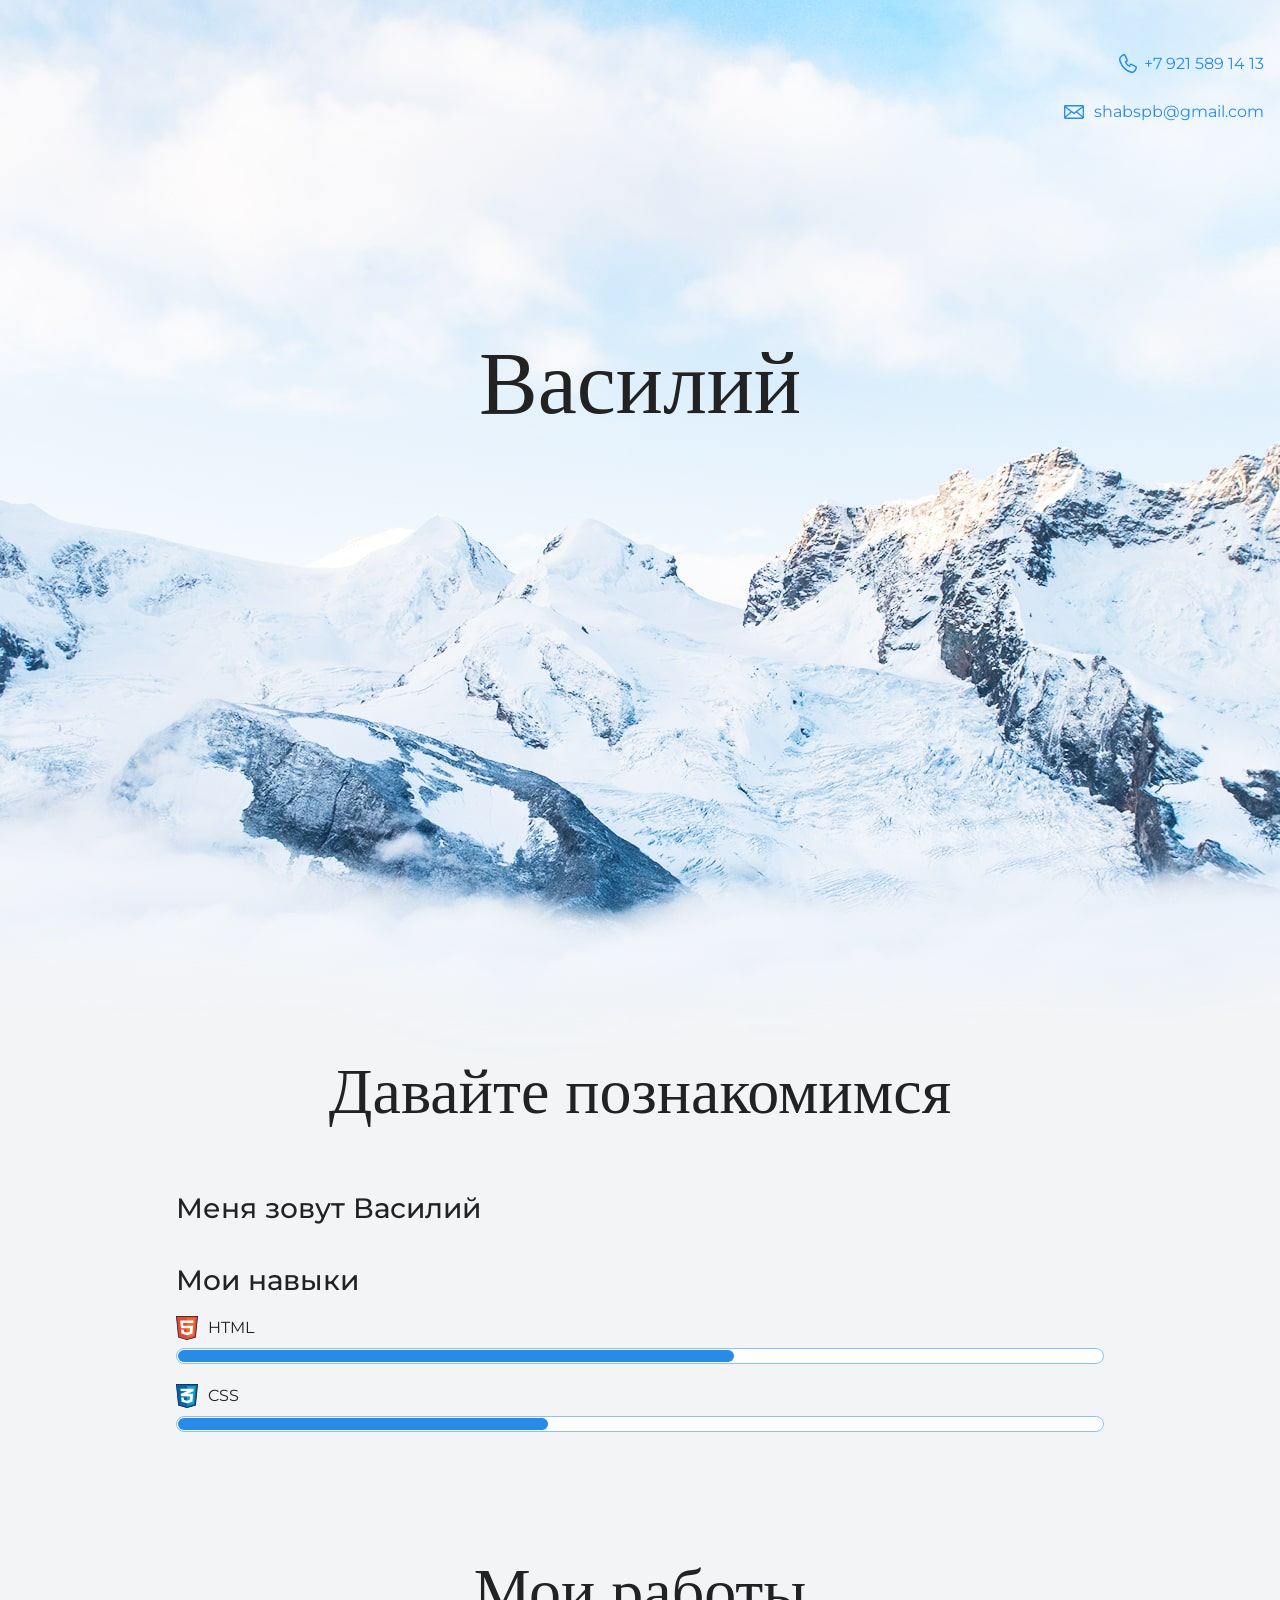
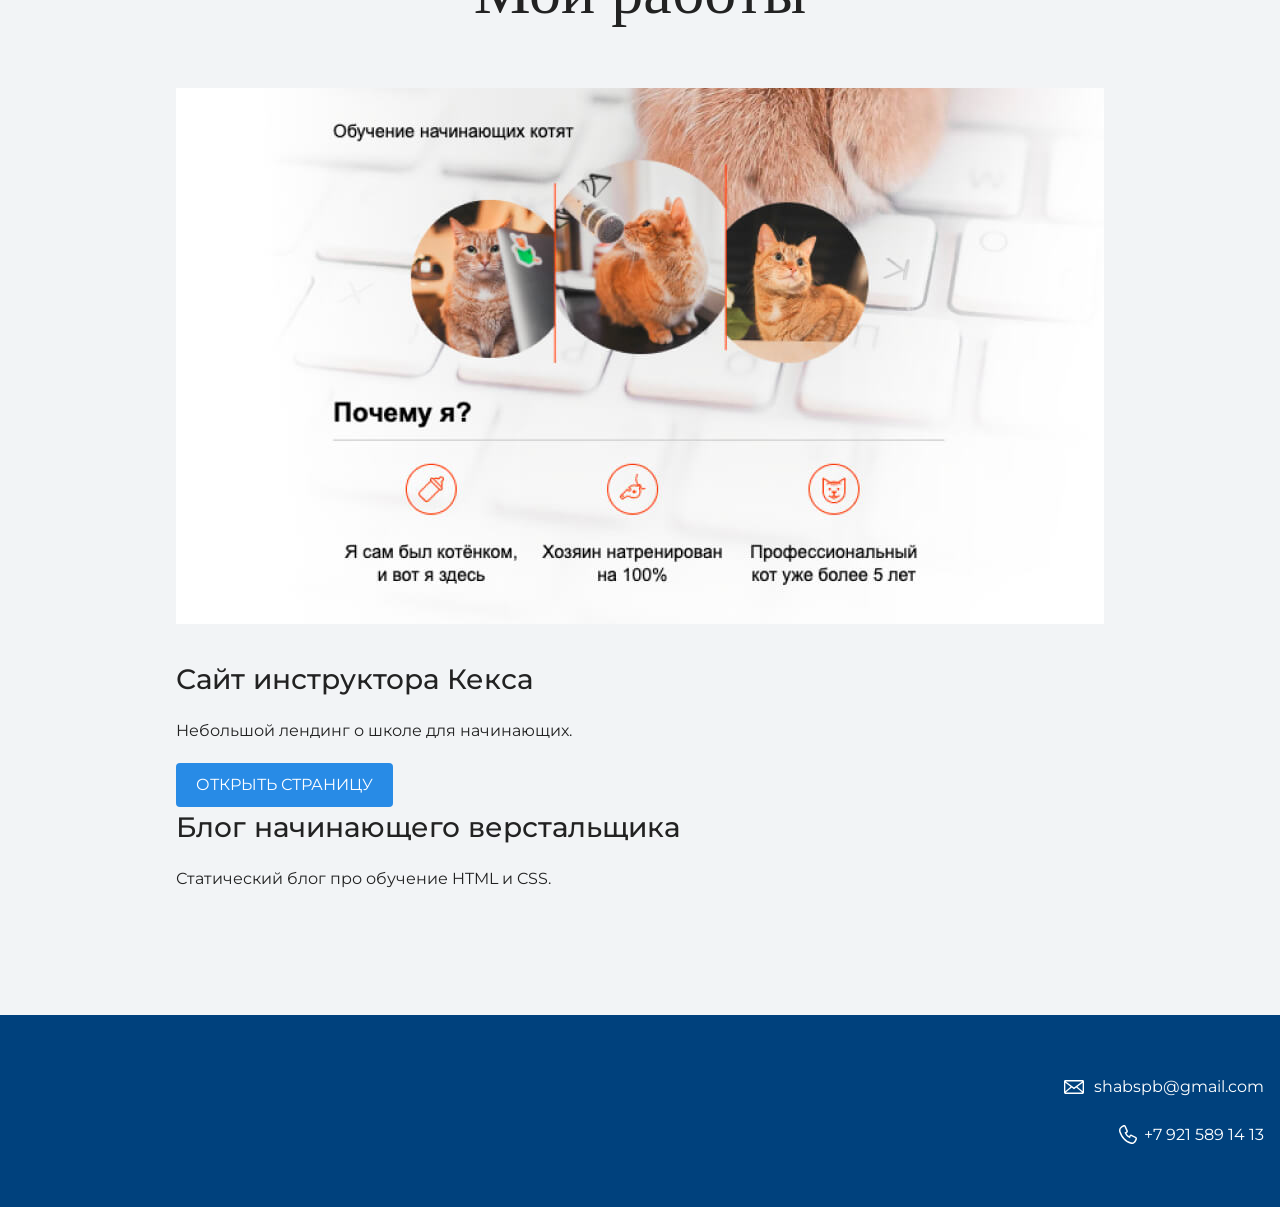
<file: index.html>
<!DOCTYPE html>
<html lang="ru">

<head>
  <meta charset="UTF-8">
  <link rel="stylesheet" href="style.css">
  <title>Портфолио</title>
  <link
    href="https://fonts.googleapis.com/css?family=Montserrat:400,500,700|Old+Standard+TT&display=swap&subset=cyrillic"
    rel="stylesheet">
</head>

<body>
  <header class="page-header">
    <div class="container">
      <p><a class="header-phone" href="tel:+79215891413">+7 921 589 14 13</a></p>
      <p><a class="header-email" href="mailto:shabspb@gmail.com">shabspb@gmail.com</a></p>
    </div>
  </header>

  <section class="hero-image">
    <div class="container">
      <h1 class="heading">Василий</h1>
      <p></p>
    </div>
  </section>

  <section class="intro">
    <div class="container">
      <h2 class="subheading">Давайте познакомимся</h2>
      <figure class="user-image">
        <!-- <img src="files/GQ2A8700.jpg" width="926" height="650" alt="Красавчик"> --> 
      </figure>
      <div>
        <h3>Меня зовут Василий</h3>
        <p></p>
      </div>
      <div>
        <h3></h3>
        <p></p>
      </div>
      <div class="skills">
        <h3>Мои навыки</h3>
        <dl class="skills-list">
          <dt class="skill-html">HTML</dt>
          <dd class="level">
            <div style="width: 60%;">60%</div>
          </dd>
          <dt class="skill-css">CSS</dt>
          <dd class="level">
            <div style="width: 40%;">40%</div>
          </dd>
        </dl>
      </div>
    </div>
  </section>

  <section class="portfolio">
    <div class="container">
      <h2 class="subheading">Мои работы</h2>
      <figure class="project-image">
        <img src="files/project.jpg" width="928" height="536" alt="Сайт инструктора Кекса">
      </figure>
      <h3>Сайт инструктора Кекса</h3>
      <p>Небольшой лендинг о школе для начинающих.</p>
      <a class="button" href="source/project/index.html">Открыть страницу</a>
      <h3>Блог начинающего верстальщика</h3>
      <p>Статический блог про обучение HTML и CSS.</p>
    </div>
  </section>

  <footer class="page-footer">
    <div class="container">
      <p><a class="footer-email" href="mailto:shabspb@gmail.com">shabspb@gmail.com</a></p>
      <p><a class="footer-phone" href="tel:+79215891413">+7 921 589 14 13</a></p>
    </div>
  </footer>

</body>

</html>
</file>
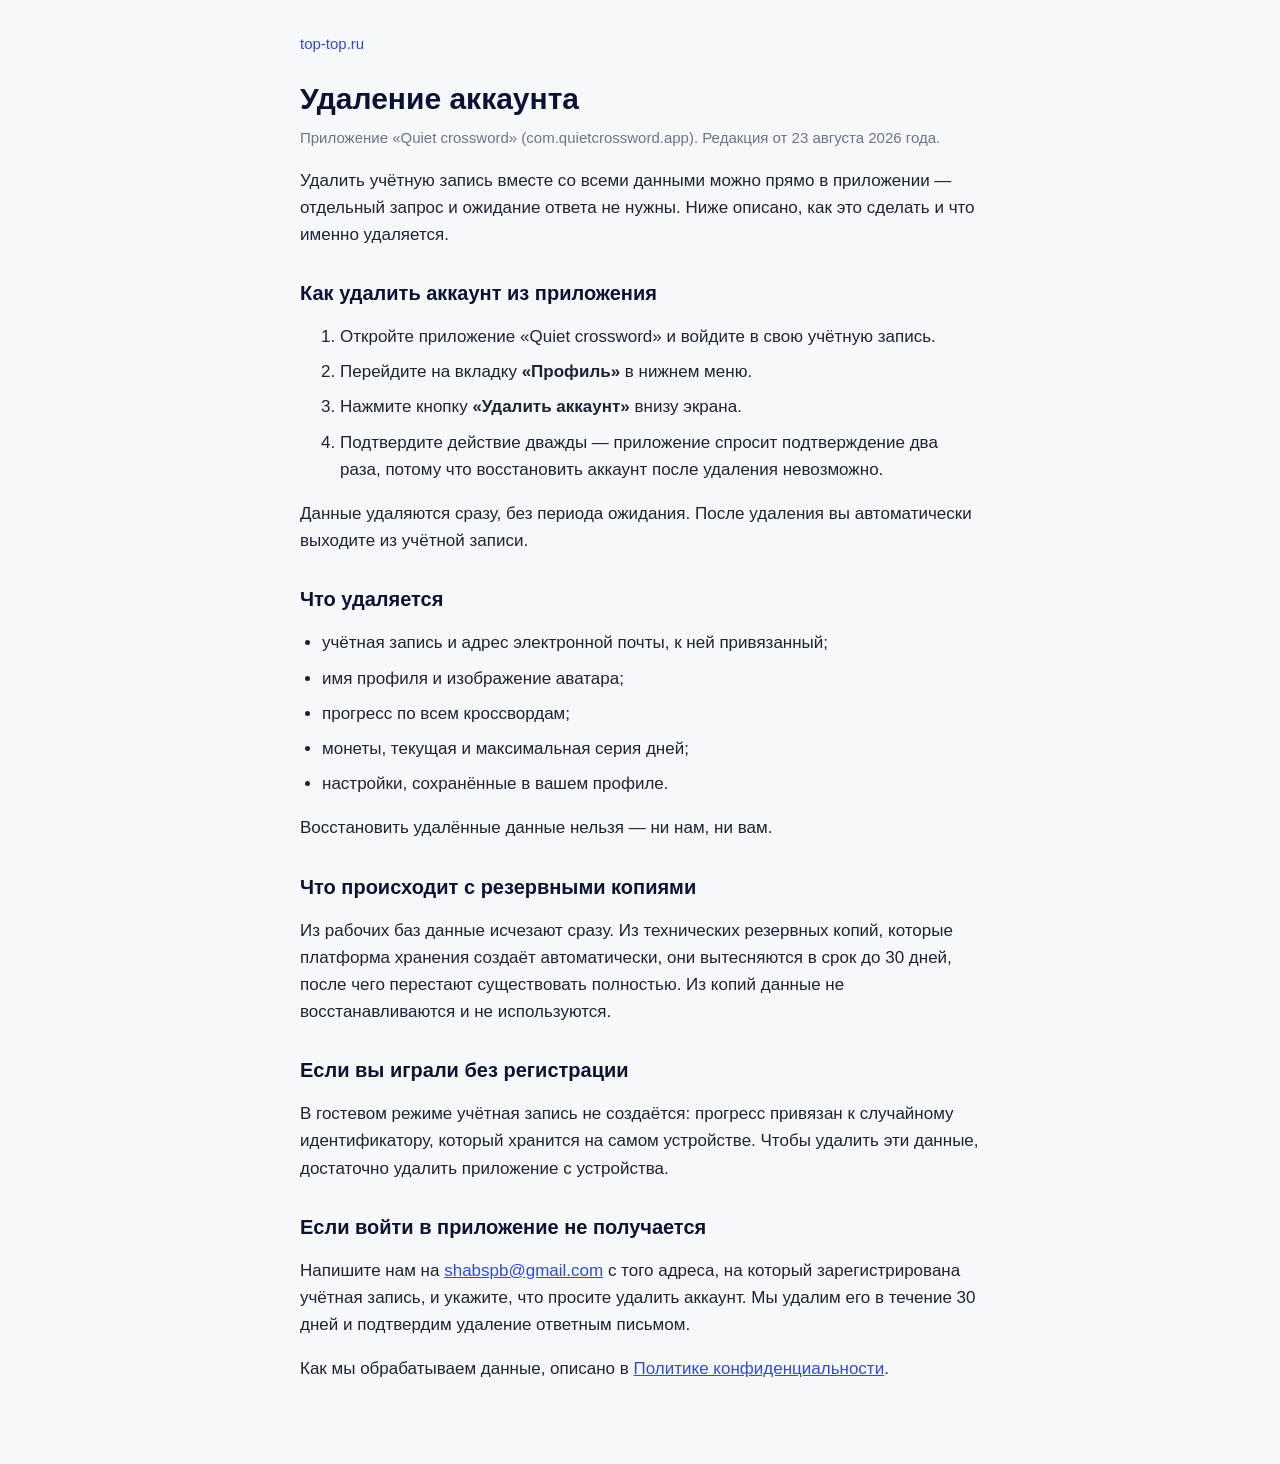
<file: delete-account/index.html>
<!DOCTYPE html>
<html lang="ru">

<head>
  <meta charset="UTF-8">
  <meta name="viewport" content="width=device-width, initial-scale=1">
  <title>Удаление аккаунта — Quiet crossword</title>
  <link rel="stylesheet" href="../legal.css">
</head>

<body>
  <main class="legal">
    <p class="legal-back"><a href="/">top-top.ru</a></p>
    <h1>Удаление аккаунта</h1>
    <p class="legal-date">Приложение «Quiet crossword» (com.quietcrossword.app). Редакция от 23 августа 2026 года.</p>

    <p>Удалить учётную запись вместе со всеми данными можно прямо в приложении — отдельный запрос и ожидание
      ответа не нужны. Ниже описано, как это сделать и что именно удаляется.</p>

    <h2>Как удалить аккаунт из приложения</h2>
    <ol>
      <li>Откройте приложение «Quiet crossword» и войдите в свою учётную запись.</li>
      <li>Перейдите на вкладку <strong>«Профиль»</strong> в нижнем меню.</li>
      <li>Нажмите кнопку <strong>«Удалить аккаунт»</strong> внизу экрана.</li>
      <li>Подтвердите действие дважды — приложение спросит подтверждение два раза, потому что восстановить
        аккаунт после удаления невозможно.</li>
    </ol>
    <p>Данные удаляются сразу, без периода ожидания. После удаления вы автоматически выходите из учётной записи.</p>

    <h2>Что удаляется</h2>
    <ul>
      <li>учётная запись и адрес электронной почты, к ней привязанный;</li>
      <li>имя профиля и изображение аватара;</li>
      <li>прогресс по всем кроссвордам;</li>
      <li>монеты, текущая и максимальная серия дней;</li>
      <li>настройки, сохранённые в вашем профиле.</li>
    </ul>
    <p>Восстановить удалённые данные нельзя — ни нам, ни вам.</p>

    <h2>Что происходит с резервными копиями</h2>
    <p>Из рабочих баз данные исчезают сразу. Из технических резервных копий, которые платформа хранения создаёт
      автоматически, они вытесняются в срок до 30 дней, после чего перестают существовать полностью. Из копий
      данные не восстанавливаются и не используются.</p>

    <h2>Если вы играли без регистрации</h2>
    <p>В гостевом режиме учётная запись не создаётся: прогресс привязан к случайному идентификатору, который
      хранится на самом устройстве. Чтобы удалить эти данные, достаточно удалить приложение с устройства.</p>

    <h2>Если войти в приложение не получается</h2>
    <p>Напишите нам на <a href="mailto:shabspb@gmail.com">shabspb@gmail.com</a> с того адреса, на который
      зарегистрирована учётная запись, и укажите, что просите удалить аккаунт. Мы удалим его в течение 30 дней
      и подтвердим удаление ответным письмом.</p>

    <p>Как мы обрабатываем данные, описано в <a href="/privacy">Политике конфиденциальности</a>.</p>
  </main>
</body>

</html>
</file>
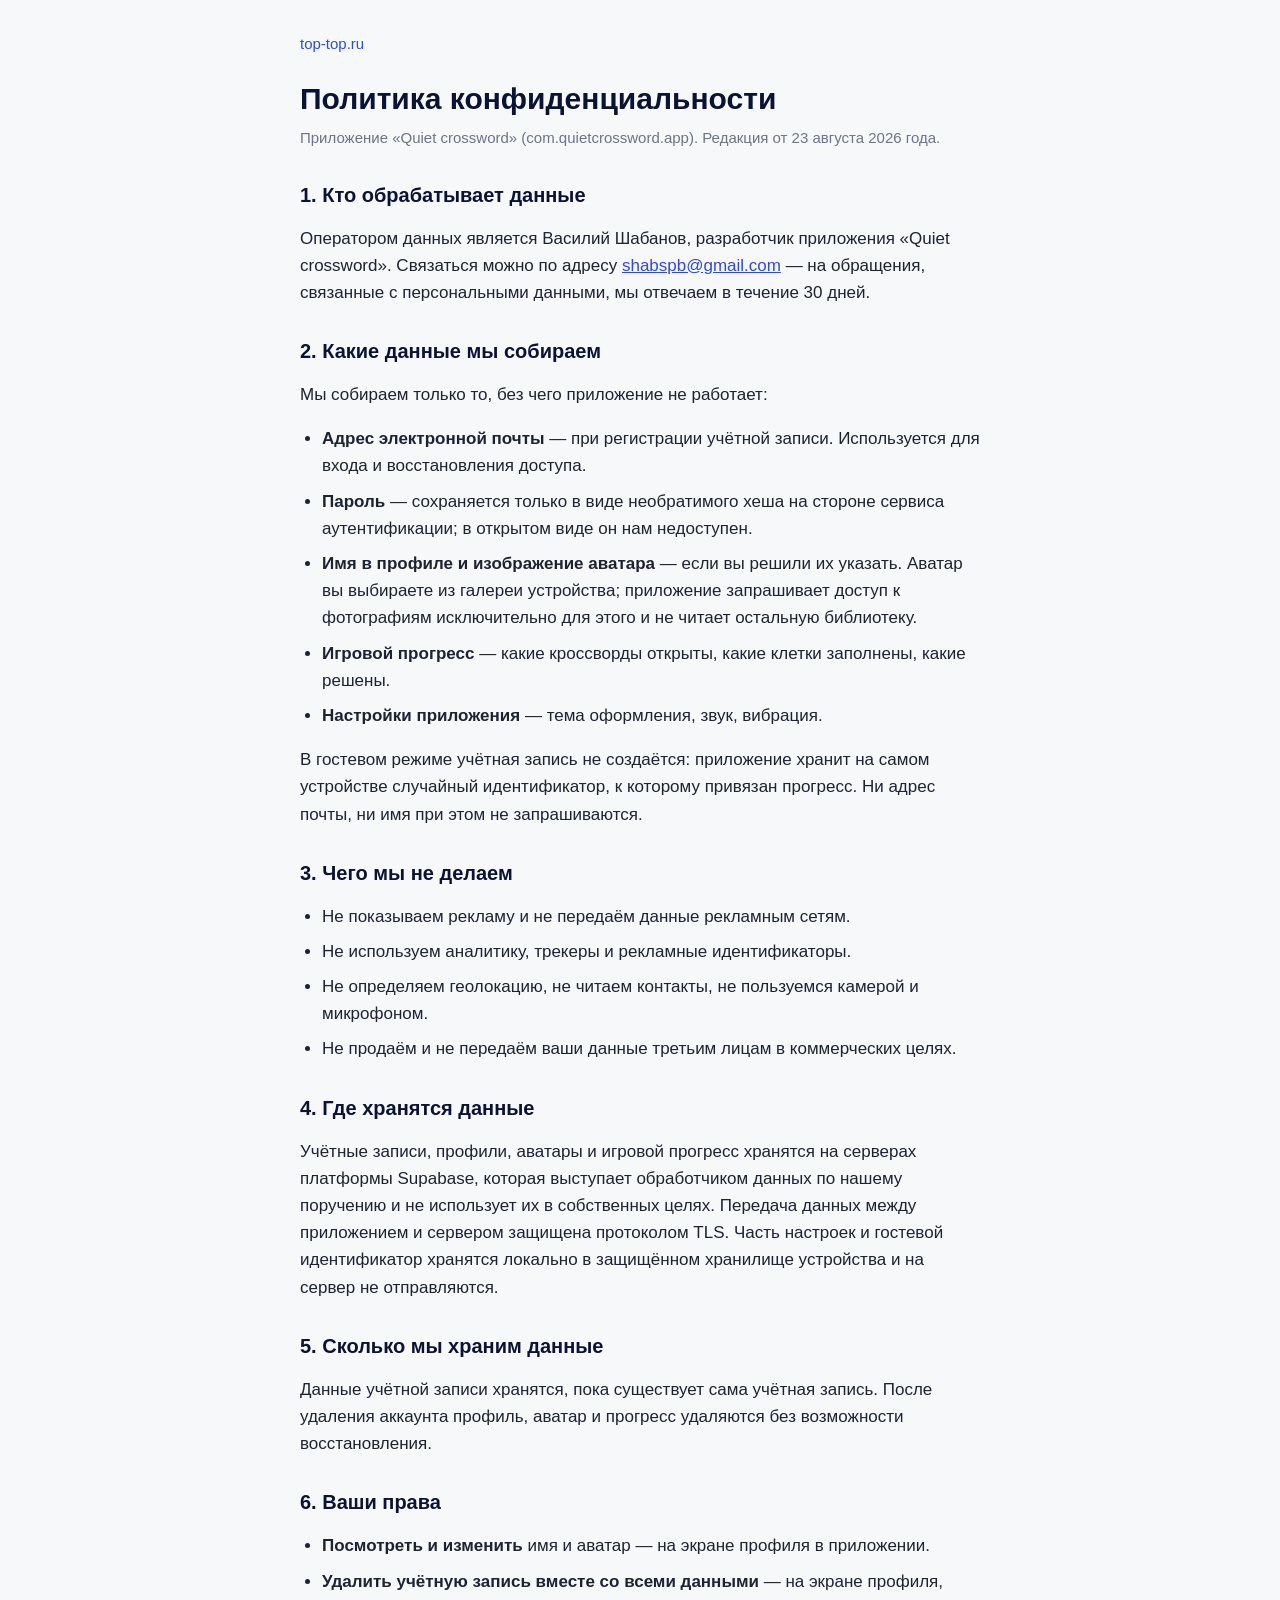
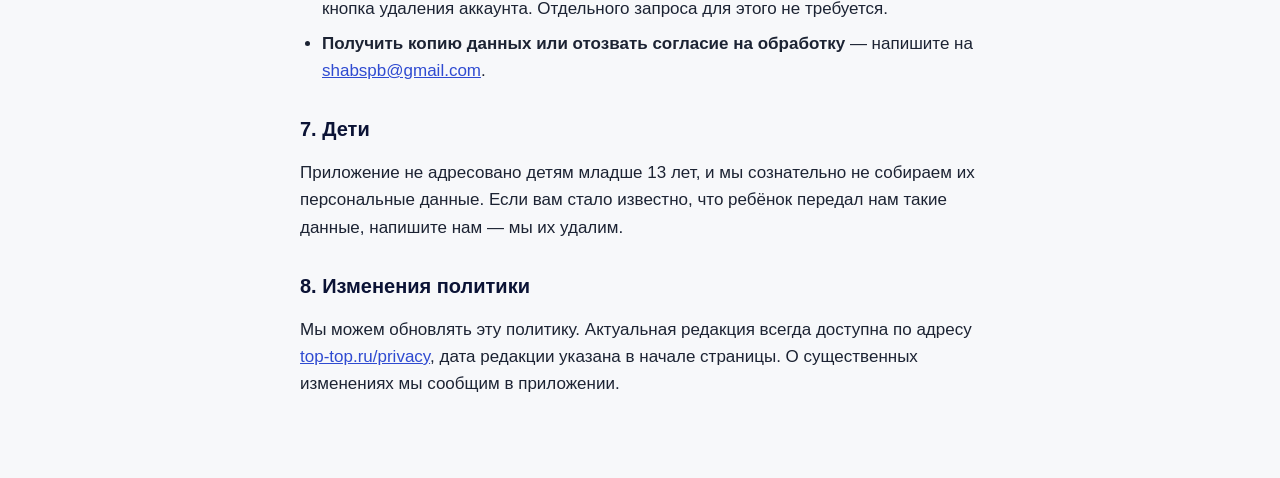
<file: privacy/index.html>
<!DOCTYPE html>
<html lang="ru">

<head>
  <meta charset="UTF-8">
  <meta name="viewport" content="width=device-width, initial-scale=1">
  <title>Политика конфиденциальности — Quiet crossword</title>
  <link rel="stylesheet" href="../legal.css">
</head>

<body>
  <main class="legal">
    <p class="legal-back"><a href="/">top-top.ru</a></p>
    <h1>Политика конфиденциальности</h1>
    <p class="legal-date">Приложение «Quiet crossword» (com.quietcrossword.app). Редакция от 23 августа 2026 года.</p>

    <h2>1. Кто обрабатывает данные</h2>
    <p>Оператором данных является Василий Шабанов, разработчик приложения «Quiet crossword».
      Связаться можно по адресу <a href="mailto:shabspb@gmail.com">shabspb@gmail.com</a> — на обращения,
      связанные с персональными данными, мы отвечаем в течение 30 дней.</p>

    <h2>2. Какие данные мы собираем</h2>
    <p>Мы собираем только то, без чего приложение не работает:</p>
    <ul>
      <li><strong>Адрес электронной почты</strong> — при регистрации учётной записи. Используется для входа и
        восстановления доступа.</li>
      <li><strong>Пароль</strong> — сохраняется только в виде необратимого хеша на стороне сервиса аутентификации;
        в открытом виде он нам недоступен.</li>
      <li><strong>Имя в профиле и изображение аватара</strong> — если вы решили их указать. Аватар вы выбираете
        из галереи устройства; приложение запрашивает доступ к фотографиям исключительно для этого и не читает
        остальную библиотеку.</li>
      <li><strong>Игровой прогресс</strong> — какие кроссворды открыты, какие клетки заполнены, какие решены.</li>
      <li><strong>Настройки приложения</strong> — тема оформления, звук, вибрация.</li>
    </ul>
    <p>В гостевом режиме учётная запись не создаётся: приложение хранит на самом устройстве случайный
      идентификатор, к которому привязан прогресс. Ни адрес почты, ни имя при этом не запрашиваются.</p>

    <h2>3. Чего мы не делаем</h2>
    <ul>
      <li>Не показываем рекламу и не передаём данные рекламным сетям.</li>
      <li>Не используем аналитику, трекеры и рекламные идентификаторы.</li>
      <li>Не определяем геолокацию, не читаем контакты, не пользуемся камерой и микрофоном.</li>
      <li>Не продаём и не передаём ваши данные третьим лицам в коммерческих целях.</li>
    </ul>

    <h2>4. Где хранятся данные</h2>
    <p>Учётные записи, профили, аватары и игровой прогресс хранятся на серверах платформы Supabase,
      которая выступает обработчиком данных по нашему поручению и не использует их в собственных целях.
      Передача данных между приложением и сервером защищена протоколом TLS. Часть настроек и гостевой
      идентификатор хранятся локально в защищённом хранилище устройства и на сервер не отправляются.</p>

    <h2>5. Сколько мы храним данные</h2>
    <p>Данные учётной записи хранятся, пока существует сама учётная запись. После удаления аккаунта профиль,
      аватар и прогресс удаляются без возможности восстановления.</p>

    <h2>6. Ваши права</h2>
    <ul>
      <li><strong>Посмотреть и изменить</strong> имя и аватар — на экране профиля в приложении.</li>
      <li><strong>Удалить учётную запись вместе со всеми данными</strong> — на экране профиля, кнопка удаления
        аккаунта. Отдельного запроса для этого не требуется.</li>
      <li><strong>Получить копию данных или отозвать согласие на обработку</strong> — напишите на
        <a href="mailto:shabspb@gmail.com">shabspb@gmail.com</a>.</li>
    </ul>

    <h2>7. Дети</h2>
    <p>Приложение не адресовано детям младше 13 лет, и мы сознательно не собираем их персональные данные.
      Если вам стало известно, что ребёнок передал нам такие данные, напишите нам — мы их удалим.</p>

    <h2>8. Изменения политики</h2>
    <p>Мы можем обновлять эту политику. Актуальная редакция всегда доступна по адресу
      <a href="https://top-top.ru/privacy">top-top.ru/privacy</a>, дата редакции указана в начале страницы.
      О существенных изменениях мы сообщим в приложении.</p>
  </main>
</body>

</html>
</file>
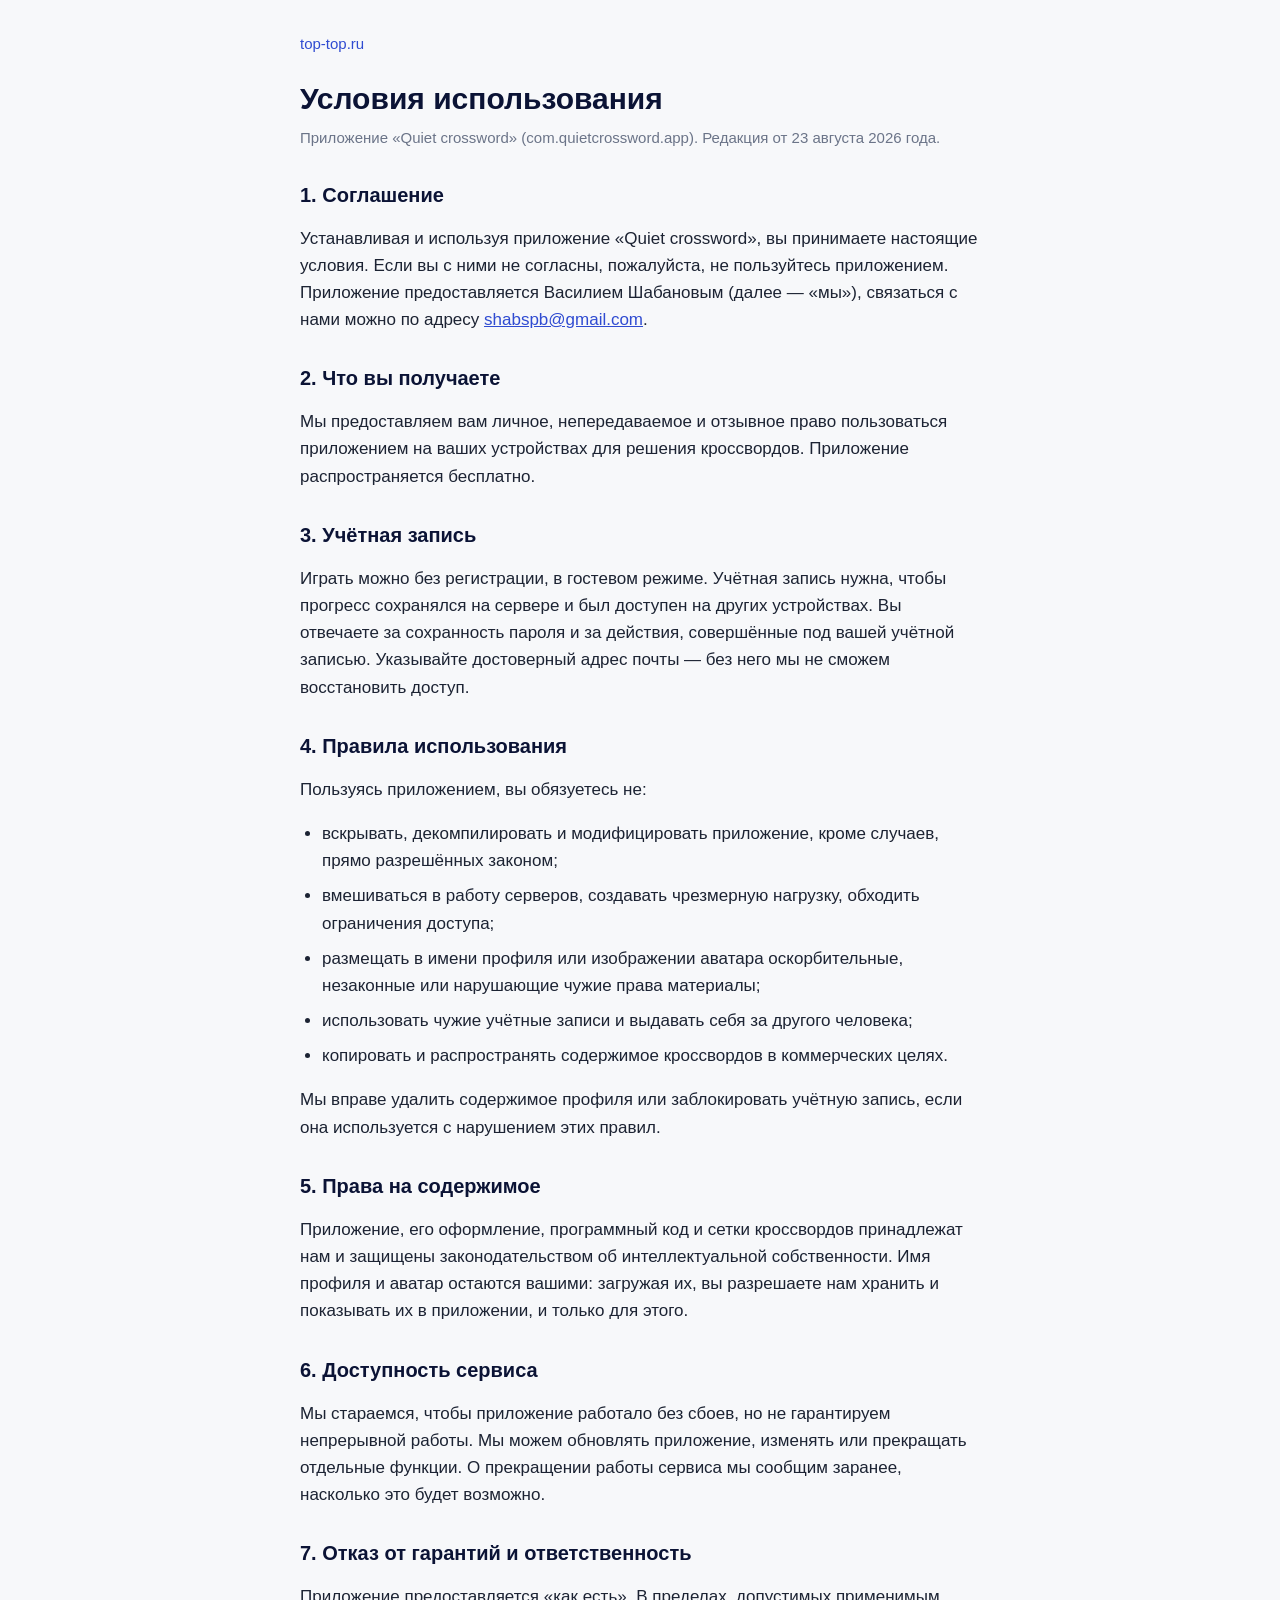
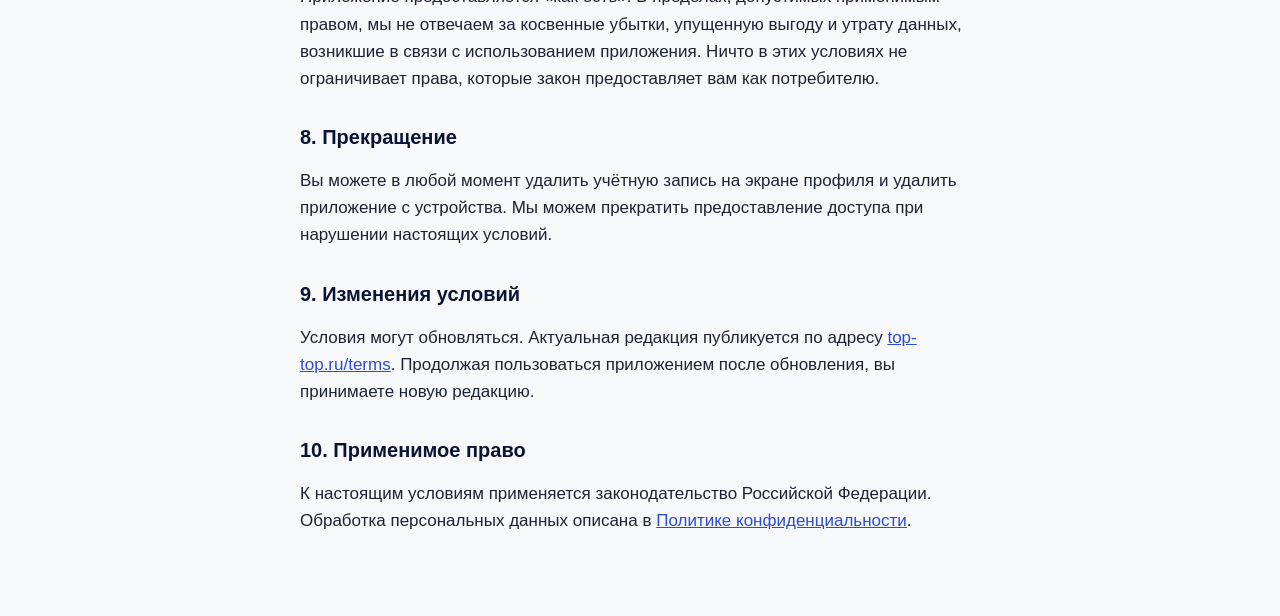
<file: terms/index.html>
<!DOCTYPE html>
<html lang="ru">

<head>
  <meta charset="UTF-8">
  <meta name="viewport" content="width=device-width, initial-scale=1">
  <title>Условия использования — Quiet crossword</title>
  <link rel="stylesheet" href="../legal.css">
</head>

<body>
  <main class="legal">
    <p class="legal-back"><a href="/">top-top.ru</a></p>
    <h1>Условия использования</h1>
    <p class="legal-date">Приложение «Quiet crossword» (com.quietcrossword.app). Редакция от 23 августа 2026 года.</p>

    <h2>1. Соглашение</h2>
    <p>Устанавливая и используя приложение «Quiet crossword», вы принимаете настоящие условия. Если вы с ними
      не согласны, пожалуйста, не пользуйтесь приложением. Приложение предоставляется Василием Шабановым (далее — «мы»), связаться с нами можно по адресу
      <a href="mailto:shabspb@gmail.com">shabspb@gmail.com</a>.</p>

    <h2>2. Что вы получаете</h2>
    <p>Мы предоставляем вам личное, непередаваемое и отзывное право пользоваться приложением на ваших
      устройствах для решения кроссвордов. Приложение распространяется бесплатно.</p>

    <h2>3. Учётная запись</h2>
    <p>Играть можно без регистрации, в гостевом режиме. Учётная запись нужна, чтобы прогресс сохранялся на
      сервере и был доступен на других устройствах. Вы отвечаете за сохранность пароля и за действия,
      совершённые под вашей учётной записью. Указывайте достоверный адрес почты — без него мы не сможем
      восстановить доступ.</p>

    <h2>4. Правила использования</h2>
    <p>Пользуясь приложением, вы обязуетесь не:</p>
    <ul>
      <li>вскрывать, декомпилировать и модифицировать приложение, кроме случаев, прямо разрешённых законом;</li>
      <li>вмешиваться в работу серверов, создавать чрезмерную нагрузку, обходить ограничения доступа;</li>
      <li>размещать в имени профиля или изображении аватара оскорбительные, незаконные или нарушающие чужие
        права материалы;</li>
      <li>использовать чужие учётные записи и выдавать себя за другого человека;</li>
      <li>копировать и распространять содержимое кроссвордов в коммерческих целях.</li>
    </ul>
    <p>Мы вправе удалить содержимое профиля или заблокировать учётную запись, если она используется с
      нарушением этих правил.</p>

    <h2>5. Права на содержимое</h2>
    <p>Приложение, его оформление, программный код и сетки кроссвордов принадлежат нам и защищены
      законодательством об интеллектуальной собственности. Имя профиля и аватар остаются вашими: загружая их,
      вы разрешаете нам хранить и показывать их в приложении, и только для этого.</p>

    <h2>6. Доступность сервиса</h2>
    <p>Мы стараемся, чтобы приложение работало без сбоев, но не гарантируем непрерывной работы. Мы можем
      обновлять приложение, изменять или прекращать отдельные функции. О прекращении работы сервиса мы
      сообщим заранее, насколько это будет возможно.</p>

    <h2>7. Отказ от гарантий и ответственность</h2>
    <p>Приложение предоставляется «как есть». В пределах, допустимых применимым правом, мы не отвечаем за
      косвенные убытки, упущенную выгоду и утрату данных, возникшие в связи с использованием приложения.
      Ничто в этих условиях не ограничивает права, которые закон предоставляет вам как потребителю.</p>

    <h2>8. Прекращение</h2>
    <p>Вы можете в любой момент удалить учётную запись на экране профиля и удалить приложение с устройства.
      Мы можем прекратить предоставление доступа при нарушении настоящих условий.</p>

    <h2>9. Изменения условий</h2>
    <p>Условия могут обновляться. Актуальная редакция публикуется по адресу
      <a href="https://top-top.ru/terms">top-top.ru/terms</a>. Продолжая пользоваться приложением после
      обновления, вы принимаете новую редакцию.</p>

    <h2>10. Применимое право</h2>
    <p>К настоящим условиям применяется законодательство Российской Федерации. Обработка персональных данных
      описана в <a href="/privacy">Политике конфиденциальности</a>.</p>
  </main>
</body>

</html>
</file>
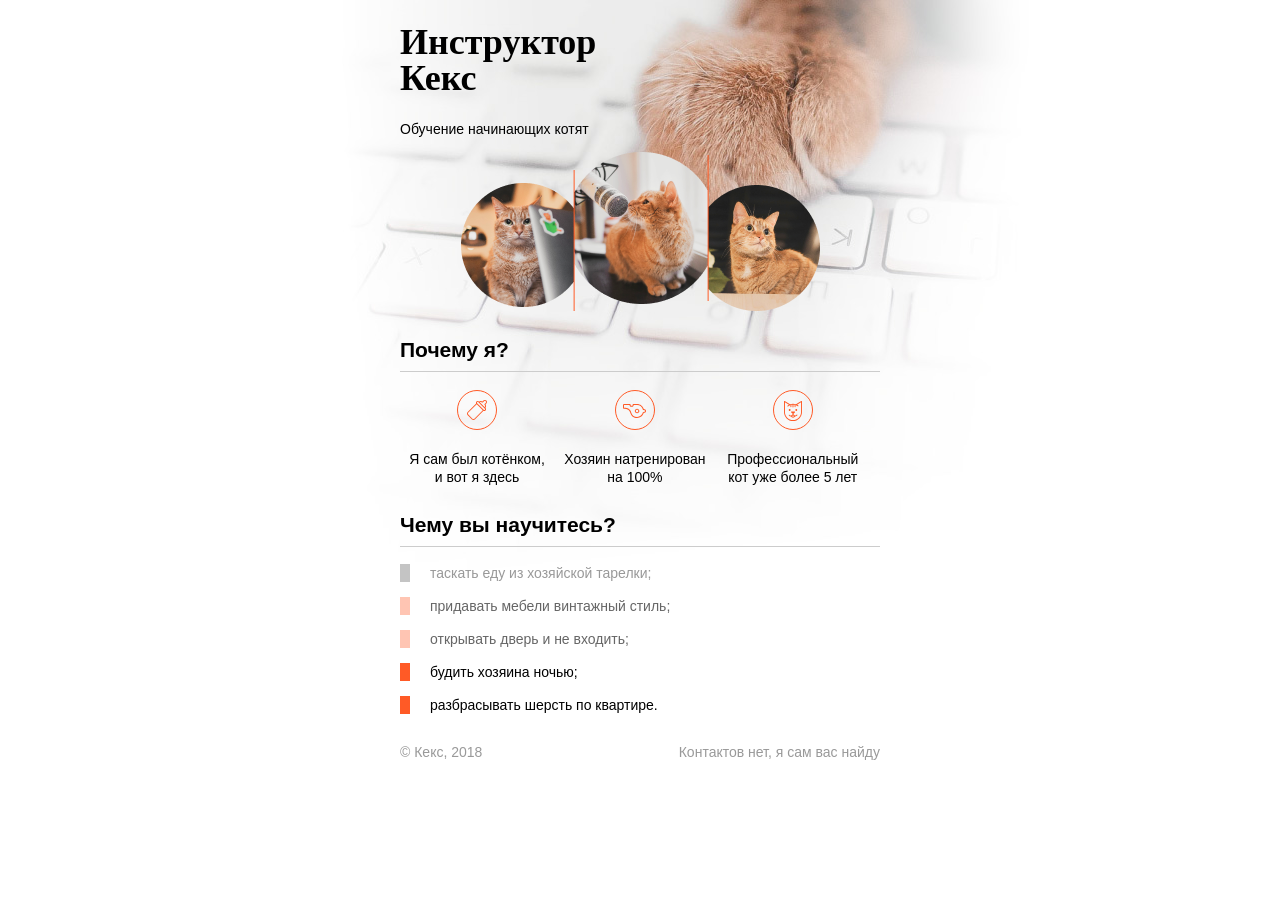
<file: source/project/index.html>
<!DOCTYPE html>
<html lang="ru">
  <head>
    <meta charset="utf-8">
    <title>Инструктор Кекс</title>
    <link rel="stylesheet" href="style.css">
  </head>
  <body>
    <div class="container">
      <header class="site-header">
        <h1>Инструктор Кекс</h1>
        <p>Обучение начинающих котят</p>
        <img src="img/keks.png">
      </header>

      <section class="features">
        <h2>Почему я?</h2>
        <p class="feature-kitten">Я сам был котёнком, и вот я здесь</p>
        <p class="feature-train">Хозяин натренирован на 100%</p>
        <p class="feature-cat">Профессиональный кот уже более 5 лет</p>
      </section>

      <section class="skills">
        <h2>Чему вы научитесь?</h2>
        <ul class="skills-list">
          <li class="skills-item">таскать еду из хозяйской тарелки;</li>
          <li class="skills-item standart">придавать мебели винтажный стиль;</li>
          <li class="skills-item standart">открывать дверь и не входить;</li>
          <li class="skills-item vip">будить хозяина ночью;</li>
          <li class="skills-item vip">разбрасывать шерсть по квартире.</li>
        </ul>
      </section>

      <footer class="site-footer">
        <p>© Кекс, 2018</p>
        <p>Контактов нет, я сам вас найду</p>
      </footer>
    </div>
  </body>
</html>
</file>
<file: style.css>
body {
  margin: 0;
  min-width: 960px;
  font-family: "Montserrat", "Helvetica", "Arial", sans-serif;
  font-size: 16px;
  line-height: 32px;
  color: #222222;
  background-color: #f2f4f6;
  background-image: url("img/hero-bg.jpg");
  background-repeat: no-repeat;
  background-position: top center;
}

.container {
  max-width: 928px;
  margin: 0 auto;
  padding: 0 16px;
}

.page-header {
  margin: 0 0 160px;
  padding: 32px 0 32px;
}

.page-header .container,
.page-footer .container {
  max-width: 1408px;
  text-align: right;
}

.page-header a {
  margin-left: 56px;
  color: #288be6;
  text-decoration: none;
  background-repeat: no-repeat;
  background-position: left;
}

.header-email {
  padding-left: 30px;
  background-image: url("img/icon-email-header.svg");
}

.header-phone {
  padding-left: 25px;
  background-image: url("img/icon-phone-header.svg");
}

.hero-image {
  margin-bottom: 620px;
}

.hero-image .container {
  max-width: 1408px;
  text-align: center;
}

.heading {
  margin: 0 0 16px;
  font-family: "Old Standard TT", "Times", "Times New Roman", serif;
  font-size: 88px;
  line-height: 96px;
  font-weight: 400;
}

.hero-image p {
  margin: 0;
  font-size: 32px;
  line-height: 48px;
}

.intro {
  margin: 0 0 120px;
}

.subheading {
  margin: 0 0 56px;
  font-family: "Old Standard TT", "Times", "Times New Roman", serif;
  font-size: 64px;
  line-height: 80px;
  font-weight: 400;
  text-align: center;
}

.user-image {
  margin: 0 0 32px;
  text-align: center;
}

.intro h3,
.portfolio h3 {
  margin: 0 0 12px;
  font-size: 28px;
  line-height: 40px;
  font-weight: 500;
}

.intro p {
  margin: 0 0 32px;
}

.skills-list {
  margin: 0;
  padding: 0;
}

.skills-list dt {
  padding-left: 32px;
  background-repeat: no-repeat;
  background-position: left;
}

.skill-html {
  background-image: url("img/icon-html.svg");
}

.skill-css {
  background-image: url("img/icon-css.svg");
}

.level {
  margin: 4px 0 16px;
  padding: 0;
  height: 14px;
  font-size: 0;
  background-color: #ffffff;
  border: 1px solid #86c3fa;
  border-radius: 8px;
}

.level div {
  margin: 1px;
  height: 12px;
  background-color: #288be6;
  border-radius: 6px;
}

.portfolio {
  margin: 0 0 120px;
}

.projects {
  margin: 0;
  padding: 0;
  list-style: none;
}

.projects li {
  margin: 0 0 80px;
}

.project-image {
  margin: 0 0 24px;
  text-align: center;
}

.projects p {
  margin: 0 0 24px;
}

.button {
  padding: 6px 20px;
  display: inline-block;
  vertical-align: baseline;
  text-decoration: none;
  text-transform: uppercase;
  border-radius: 4px;
  background-color: #288be6;
  color: #ffffff;
}

.page-footer {
  padding: 40px 0;
  background-color: #00417d;
  color: #ffffff;
}

.page-footer a {
  margin-left: 56px;
  color: inherit;
  text-decoration: none;
  background-repeat: no-repeat;
  background-position: left;
}

.footer-email {
  padding-left: 30px;
  background-image: url("img/icon-email-footer.svg");
}

.footer-phone {
  padding-left: 25px;
  background-image: url("img/icon-phone-footer.svg");
}
</file>
<file: legal.css>
/* Отдельные стили для правовых страниц: старый style.css свёрстан под
   десктоп с min-width 960px, а эти документы читают с телефона. */
body {
  margin: 0;
  padding: 0;
  font-family: "Helvetica Neue", "Helvetica", "Arial", sans-serif;
  font-size: 17px;
  line-height: 1.6;
  color: #1c2333;
  background-color: #f7f8fa;
}

.legal {
  box-sizing: border-box;
  max-width: 720px;
  margin: 0 auto;
  padding: 32px 20px 64px;
}

.legal-back {
  margin: 0 0 24px;
  font-size: 15px;
}

.legal-back a {
  color: #6b7488;
  text-decoration: none;
}

.legal h1 {
  margin: 0 0 8px;
  font-size: 30px;
  line-height: 1.25;
  color: #0b1335;
}

.legal h2 {
  margin: 32px 0 8px;
  font-size: 20px;
  line-height: 1.3;
  color: #0b1335;
}

.legal-date {
  margin: 0 0 8px;
  color: #6b7488;
  font-size: 15px;
}

.legal ul {
  padding-left: 22px;
}

.legal li {
  margin-bottom: 8px;
}

.legal a {
  color: #2f4bd1;
}

@media (prefers-color-scheme: dark) {
  body {
    color: #e6e9f2;
    background-color: #0b1335;
  }

  .legal h1,
  .legal h2 {
    color: #ffffff;
  }

  .legal-date,
  .legal-back a {
    color: #9aa3bd;
  }

  .legal a {
    color: #9fb4ff;
  }
}
</file>
<file: source/project/style.css>
body {
  padding: 0;
  font-family: "Arial", sans-serif;
  font-size: 14px;
  line-height: 18px;
  color: #000000;
  background: #ffffff url("img/keks-background.jpg") no-repeat 50% 0;
}

h1 {
  width: 260px;
  font-family: "Georgia", serif;
  font-size: 36px;
  line-height: 36px;
}

h2 {
  padding-bottom: 12px;
  border-bottom: 1px solid #cccccc;
}

.site-header {
  margin-bottom: 30px;
}

.skills-item {
  margin-bottom: 15px;
  padding-left: 20px;
  border-left: 10px solid #c4c4c4;
  color: #999999;
}

.standart {
  border-color: #ffc5b3;
  color: #666666;
}

/* Добавьте правило ниже */

.vip {
  border-color: #ff5a26;
  color: #000000;
}

.container {
  width: 480px;
  margin: 0 auto;
}

.site-header img {
  display: block;
  margin: 0 auto;
}

.features {
  margin-bottom: 30px;
}

.features p {
  display: inline-block;
  vertical-align: top;
  width: 30%;
  margin: 0 5px;
  text-align: center;
  background-repeat: no-repeat;
  background-position: center top;
}

.feature-kitten {
  padding-top: 60px;
  background-image: url("img/bottle.svg");
}

.feature-cat {
  padding-top: 60px;
  background-image: url("img/cat.svg");
}

.feature-train {
  padding-top: 60px;
  background-image: url("img/whistle.svg");
}

.skills-list {
  padding: 0;
  list-style: none;
}

.site-footer {
  display: flex;
  justify-content: space-between;
  color: #999999;
}
</file>
